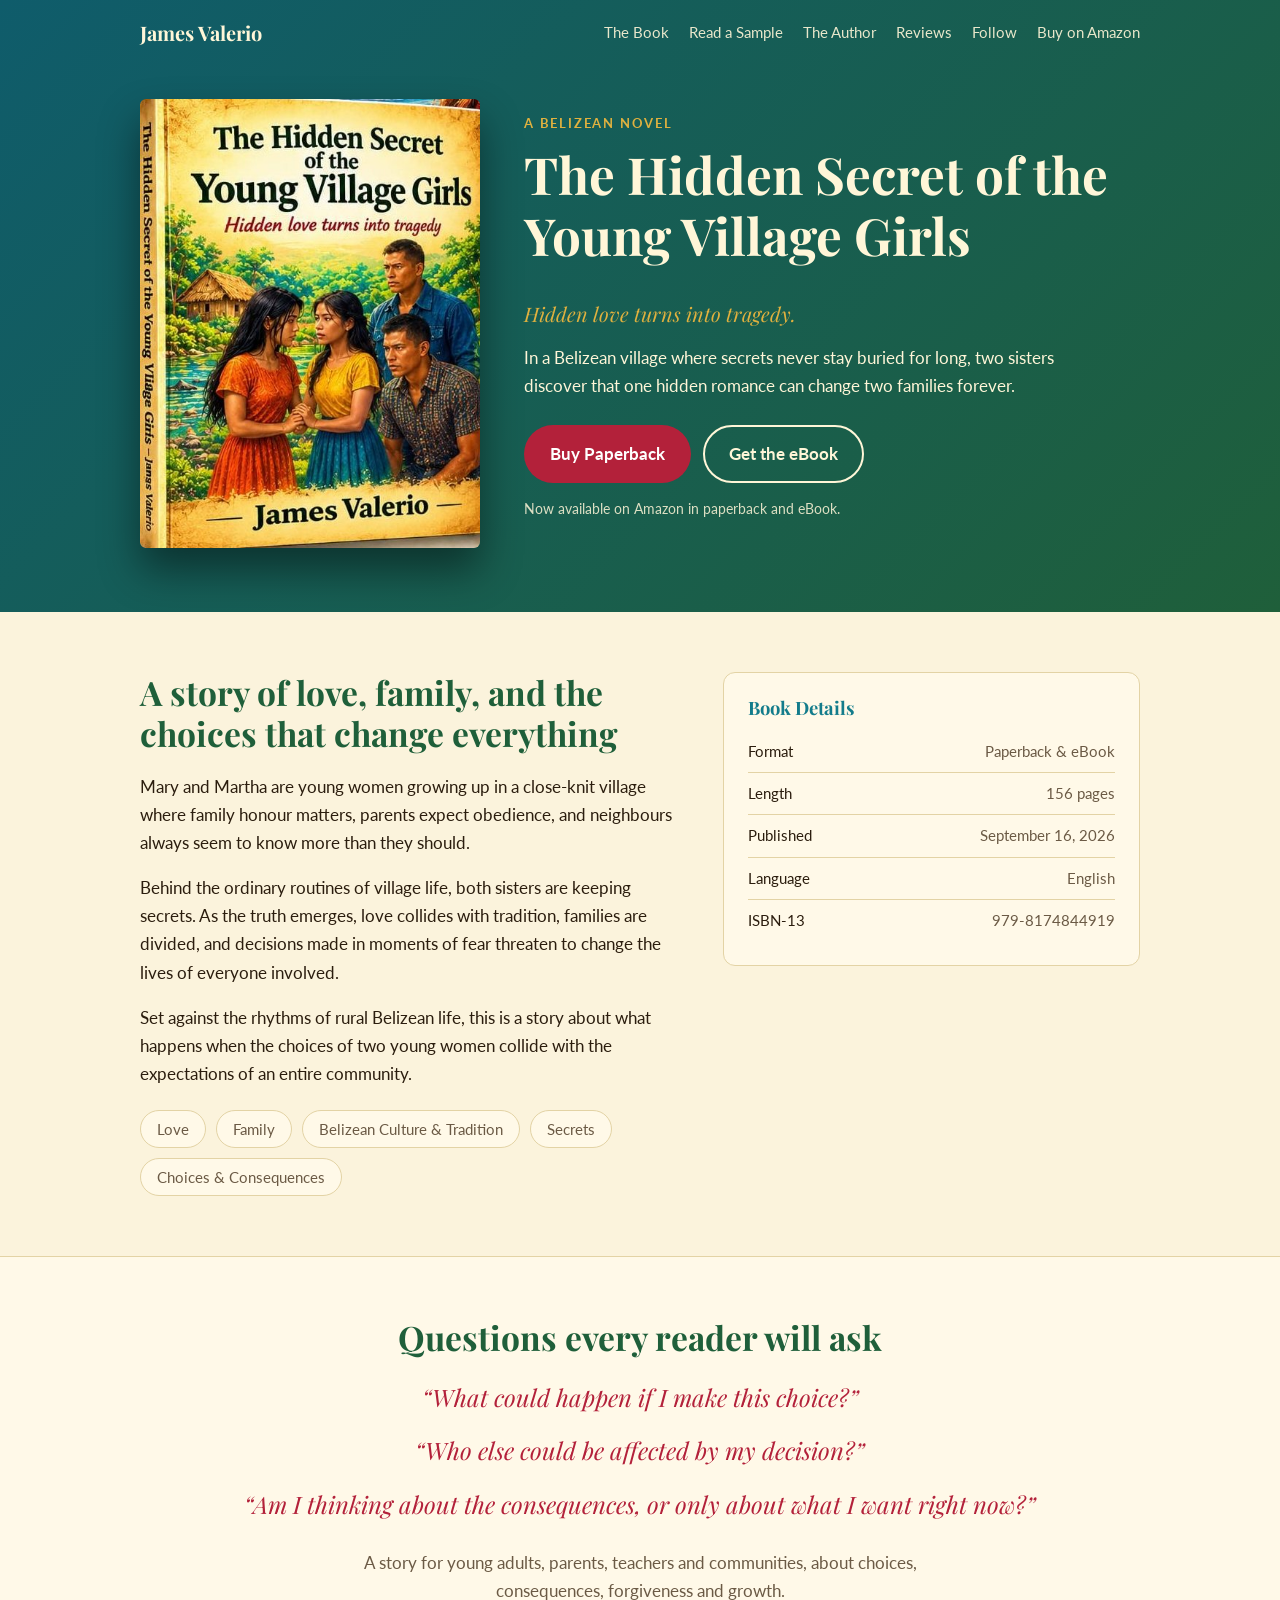
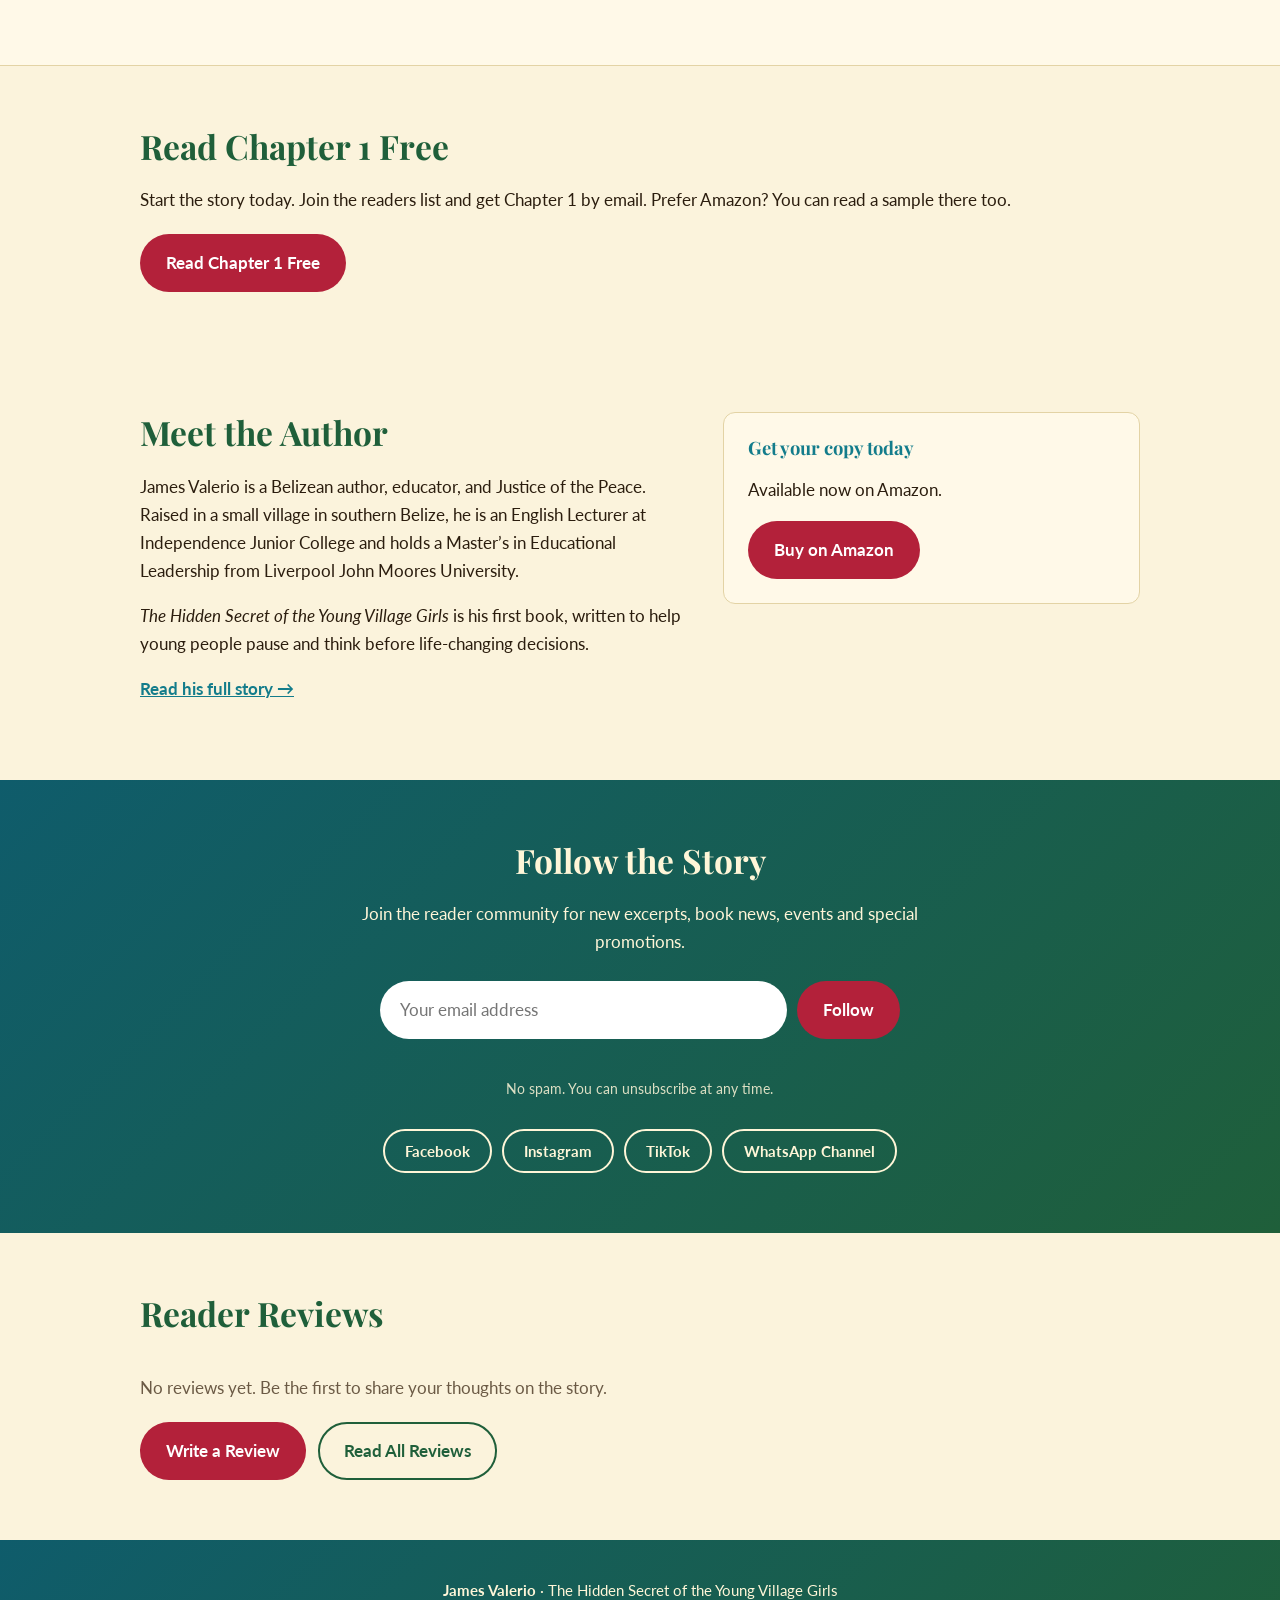
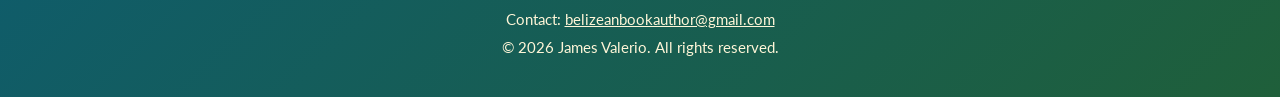
<file: index.html>
<!DOCTYPE html>
<html lang="en">
<head>
<meta charset="utf-8">
<meta name="viewport" content="width=device-width, initial-scale=1, viewport-fit=cover">
<title>James Valerio | The Hidden Secret of the Young Village Girls</title>
<meta name="description" content="A Belizean novel of love, family, culture and the choices that change everything. By James Valerio. Available on Amazon in paperback and eBook.">
<link rel="preconnect" href="https://fonts.googleapis.com">
<link rel="preconnect" href="https://fonts.gstatic.com" crossorigin>
<link href="https://fonts.googleapis.com/css2?family=Playfair+Display:wght@600;700&family=Lato:wght@400;700&display=swap" rel="stylesheet">
<link rel="stylesheet" href="css/style.css">
</head>
<body>
<header>
  <div class="wrap">
    <div class="bar">
      <a class="brand" href="#top">James Valerio</a>
      <nav>
        <a href="#book">The Book</a>
        <a href="#sample">Read a Sample</a>
        <a href="about.html">The Author</a>
        <a href="reviews.html">Reviews</a>
        <a href="#follow">Follow</a>
        <a href="https://www.amazon.com/dp/B0HKVCFZZQ" target="_blank" rel="noopener">Buy on Amazon</a>
      </nav>
    </div>
    <div class="hero" id="top">
      <img class="cover" src="images/cover.jpg" width="466" height="616" alt="Book cover of The Hidden Secret of the Young Village Girls by James Valerio">
      <div>
        <p class="kicker">A Belizean Novel</p>
        <h1>The Hidden Secret of the Young Village Girls</h1>
        <p class="tag">Hidden love turns into tragedy.</p>
        <p class="hook">In a Belizean village where secrets never stay buried for long, two sisters discover that one hidden romance can change two families forever.</p>
        <div class="btns">
          <a class="btn p" href="https://www.amazon.com/dp/B0HKVCFZZQ" target="_blank" rel="noopener">Buy Paperback</a>
          <a class="btn s" href="https://www.amazon.com/dp/B0HKVCFZZQ" target="_blank" rel="noopener">Get the eBook</a>
        </div>
        <p class="small">Now available on Amazon in paperback and eBook.</p>
      </div>
    </div>
  </div>
</header>

<section id="book">
  <div class="wrap two">
    <div>
      <h2>A story of love, family, and the choices that change everything</h2>
      <p>Mary and Martha are young women growing up in a close-knit village where family honour matters, parents expect obedience, and neighbours always seem to know more than they should.</p>
      <p>Behind the ordinary routines of village life, both sisters are keeping secrets. As the truth emerges, love collides with tradition, families are divided, and decisions made in moments of fear threaten to change the lives of everyone involved.</p>
      <p>Set against the rhythms of rural Belizean life, this is a story about what happens when the choices of two young women collide with the expectations of an entire community.</p>
      <div class="chips">
        <span class="chip">Love</span><span class="chip">Family</span><span class="chip">Belizean Culture &amp; Tradition</span><span class="chip">Secrets</span><span class="chip">Choices &amp; Consequences</span>
      </div>
    </div>
    <div class="card" id="details">
      <h3>Book Details</h3>
      <ul>
        <li>Format <span>Paperback &amp; eBook</span></li>
        <li>Length <span>156 pages</span></li>
        <li>Published <span>September 16, 2026</span></li>
        <li>Language <span>English</span></li>
        <li>ISBN-13 <span>979-8174844919</span></li>
      </ul>
    </div>
  </div>
</section>

<section class="ask center">
  <div class="wrap">
    <h2>Questions every reader will ask</h2>
    <blockquote>&ldquo;What could happen if I make this choice?&rdquo;</blockquote>
    <blockquote>&ldquo;Who else could be affected by my decision?&rdquo;</blockquote>
    <blockquote>&ldquo;Am I thinking about the consequences, or only about what I want right now?&rdquo;</blockquote>
    <p>A story for young adults, parents, teachers and communities, about choices, consequences, forgiveness and growth.</p>
  </div>
</section>

<section id="sample">
  <div class="wrap">
    <h2>Read Chapter 1 Free</h2>
    <p>Start the story today. Join the readers list and get Chapter 1 by email. Prefer Amazon? You can read a sample there too.</p>
    <div class="btnrow">
      <a class="btn p" href="read-free.html">Read Chapter 1 Free</a>
    </div>
  </div>
</section>

<section id="author">
  <div class="wrap two">
    <div>
      <h2>Meet the Author</h2>
      <p>James Valerio is a Belizean author, educator, and Justice of the Peace. Raised in a small village in southern Belize, he is an English Lecturer at Independence Junior College and holds a Master&rsquo;s in Educational Leadership from Liverpool John Moores University.</p>
      <p><em>The Hidden Secret of the Young Village Girls</em> is his first book, written to help young people pause and think before life-changing decisions.</p>
      <p><a class="link" href="about.html">Read his full story &rarr;</a></p>
    </div>
    <div class="card">
      <h3>Get your copy today</h3>
      <p>Available now on Amazon.</p>
      <a class="btn p" href="https://www.amazon.com/dp/B0HKVCFZZQ" target="_blank" rel="noopener">Buy on Amazon</a>
    </div>
  </div>
</section>

<section id="follow" class="follow">
  <div class="wrap">
    <h2>Follow the Story</h2>
    <p>Join the reader community for new excerpts, book news, events and special promotions.</p>
    <!-- Connected to the Kit form (ID 9991150). Responses load in the hidden iframe so visitors stay on the page. -->
    <form class="signup" action="https://app.kit.com/forms/9991150/subscriptions" method="post" target="kit-frame" data-ajax data-success="Success! Now check your email to confirm your subscription.">
      <input type="email" name="email_address" placeholder="Your email address" aria-label="Email address" required>
      <button class="btn p" type="submit">Follow</button>
      <p class="msg" role="status"></p>
    </form>
    <iframe name="kit-frame" title="Signup response" hidden></iframe>
    <p class="note">No spam. You can unsubscribe at any time.</p>
    <!-- TODO: replace each # with the real social media link -->
    <div class="social">
      <a href="#" target="_blank" rel="noopener">Facebook</a>
      <a href="#" target="_blank" rel="noopener">Instagram</a>
      <a href="#" target="_blank" rel="noopener">TikTok</a>
      <a href="#" target="_blank" rel="noopener">WhatsApp Channel</a>
    </div>
  </div>
</section>

<section id="reviews">
  <div class="wrap">
    <h2>Reader Reviews</h2>
    <div class="reviews" data-reviews data-limit="3"></div>
    <p class="empty" data-empty>No reviews yet. Be the first to share your thoughts on the story.</p>
    <div class="btnrow">
      <a class="btn p" href="reviews.html#write">Write a Review</a>
      <a class="btn alt" href="reviews.html">Read All Reviews</a>
    </div>
  </div>
</section>

<footer>
  <div class="wrap">
    <p><strong>James Valerio</strong> &middot; The Hidden Secret of the Young Village Girls</p>
    <p>Contact: <a href="mailto:belizeanbookauthor@gmail.com">belizeanbookauthor@gmail.com</a></p>
    <p>&copy; 2026 James Valerio. All rights reserved.</p>
  </div>
</footer>
<script src="js/config.js"></script>
<script src="js/reviews.js"></script>
<script src="js/main.js" defer></script>
</body>
</html>
</file>
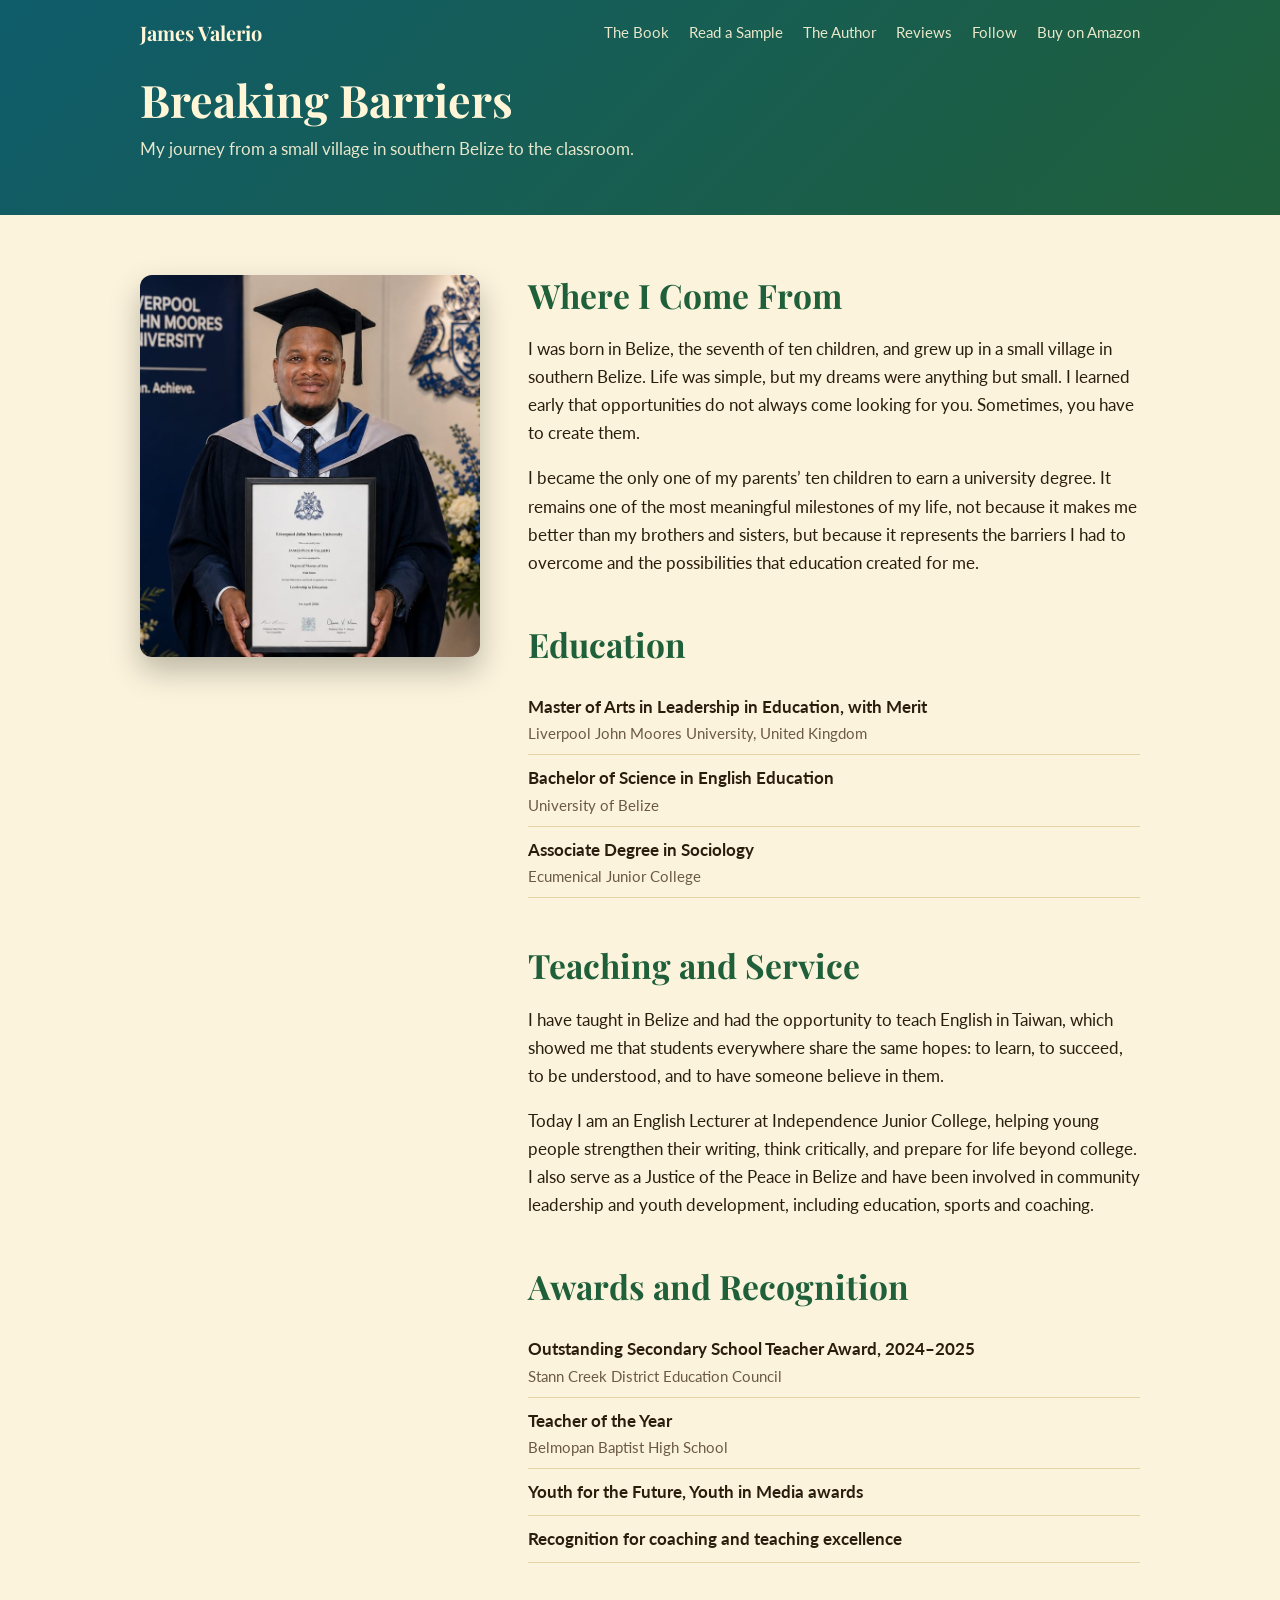
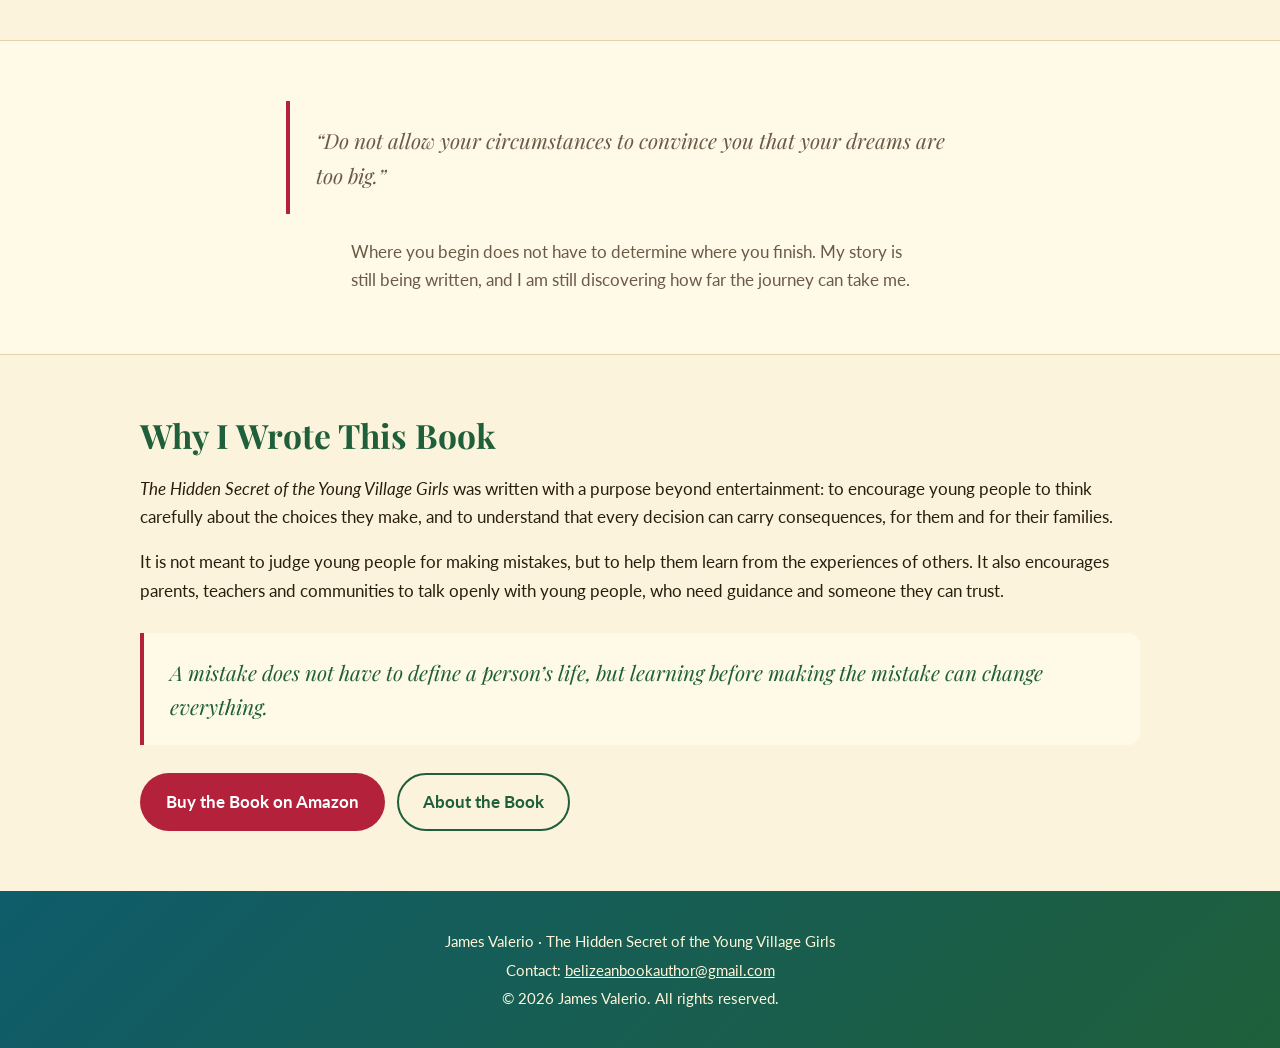
<file: about.html>
<!DOCTYPE html>
<html lang="en">
<head>
<meta charset="utf-8">
<meta name="viewport" content="width=device-width, initial-scale=1, viewport-fit=cover">
<title>About James Valerio | Author of The Hidden Secret of the Young Village Girls</title>
<meta name="description" content="James Valerio is a Belizean author, educator and Justice of the Peace. Read his story of breaking barriers, from a small village in southern Belize to the classroom.">
<link rel="preconnect" href="https://fonts.googleapis.com">
<link rel="preconnect" href="https://fonts.gstatic.com" crossorigin>
<link href="https://fonts.googleapis.com/css2?family=Playfair+Display:wght@600;700&family=Lato:wght@400;700&display=swap" rel="stylesheet">
<link rel="stylesheet" href="css/style.css">
</head>
<body>
<header>
  <div class="wrap">
    <div class="bar">
      <a class="brand" href="index.html">James Valerio</a>
      <nav>
        <a href="index.html#book">The Book</a>
        <a href="index.html#sample">Read a Sample</a>
        <a href="about.html">The Author</a>
        <a href="reviews.html">Reviews</a>
        <a href="index.html#follow">Follow</a>
        <a href="https://www.amazon.com/dp/B0HKVCFZZQ" target="_blank" rel="noopener">Buy on Amazon</a>
      </nav>
    </div>
    <div class="page-title">
      <h1>Breaking Barriers</h1>
      <p>My journey from a small village in southern Belize to the classroom.</p>
    </div>
  </div>
</header>

<section>
  <div class="wrap about">
    <img class="portrait" src="images/james-valerio.jpg" width="720" height="808" alt="James Valerio in graduation gown holding his Master's degree certificate">
    <div>
      <h2>Where I Come From</h2>
      <p>I was born in Belize, the seventh of ten children, and grew up in a small village in southern Belize. Life was simple, but my dreams were anything but small. I learned early that opportunities do not always come looking for you. Sometimes, you have to create them.</p>
      <p>I became the only one of my parents&rsquo; ten children to earn a university degree. It remains one of the most meaningful milestones of my life, not because it makes me better than my brothers and sisters, but because it represents the barriers I had to overcome and the possibilities that education created for me.</p>

      <h2>Education</h2>
      <ul class="creds">
        <li>Master of Arts in Leadership in Education, with Merit<span>Liverpool John Moores University, United Kingdom</span></li>
        <li>Bachelor of Science in English Education<span>University of Belize</span></li>
        <li>Associate Degree in Sociology<span>Ecumenical Junior College</span></li>
      </ul>

      <h2>Teaching and Service</h2>
      <p>I have taught in Belize and had the opportunity to teach English in Taiwan, which showed me that students everywhere share the same hopes: to learn, to succeed, to be understood, and to have someone believe in them.</p>
      <p>Today I am an English Lecturer at Independence Junior College, helping young people strengthen their writing, think critically, and prepare for life beyond college. I also serve as a Justice of the Peace in Belize and have been involved in community leadership and youth development, including education, sports and coaching.</p>

      <h2>Awards and Recognition</h2>
      <ul class="creds">
        <li>Outstanding Secondary School Teacher Award, 2024&ndash;2025<span>Stann Creek District Education Council</span></li>
        <li>Teacher of the Year<span>Belmopan Baptist High School</span></li>
        <li>Youth for the Future, Youth in Media awards</li>
        <li>Recognition for coaching and teaching excellence</li>
      </ul>
    </div>
  </div>
</section>

<section class="ask">
  <div class="wrap">
    <p class="pull">&ldquo;Do not allow your circumstances to convince you that your dreams are too big.&rdquo;</p>
    <p>Where you begin does not have to determine where you finish. My story is still being written, and I am still discovering how far the journey can take me.</p>
  </div>
</section>

<section>
  <div class="wrap">
    <h2>Why I Wrote This Book</h2>
    <p><em>The Hidden Secret of the Young Village Girls</em> was written with a purpose beyond entertainment: to encourage young people to think carefully about the choices they make, and to understand that every decision can carry consequences, for them and for their families.</p>
    <p>It is not meant to judge young people for making mistakes, but to help them learn from the experiences of others. It also encourages parents, teachers and communities to talk openly with young people, who need guidance and someone they can trust.</p>
    <p class="pull">A mistake does not have to define a person&rsquo;s life, but learning before making the mistake can change everything.</p>
    <div class="btnrow">
      <a class="btn p" href="https://www.amazon.com/dp/B0HKVCFZZQ" target="_blank" rel="noopener">Buy the Book on Amazon</a>
      <a class="btn alt" href="index.html#book">About the Book</a>
    </div>
  </div>
</section>

<footer>
  <div class="wrap">
    <p>James Valerio &middot; The Hidden Secret of the Young Village Girls</p>
    <p>Contact: <a href="mailto:belizeanbookauthor@gmail.com">belizeanbookauthor@gmail.com</a></p>
    <p>&copy; 2026 James Valerio. All rights reserved.</p>
  </div>
</footer>
<script src="js/config.js"></script>
<script src="js/reviews.js"></script>
<script src="js/main.js" defer></script>
</body>
</html>
</file>
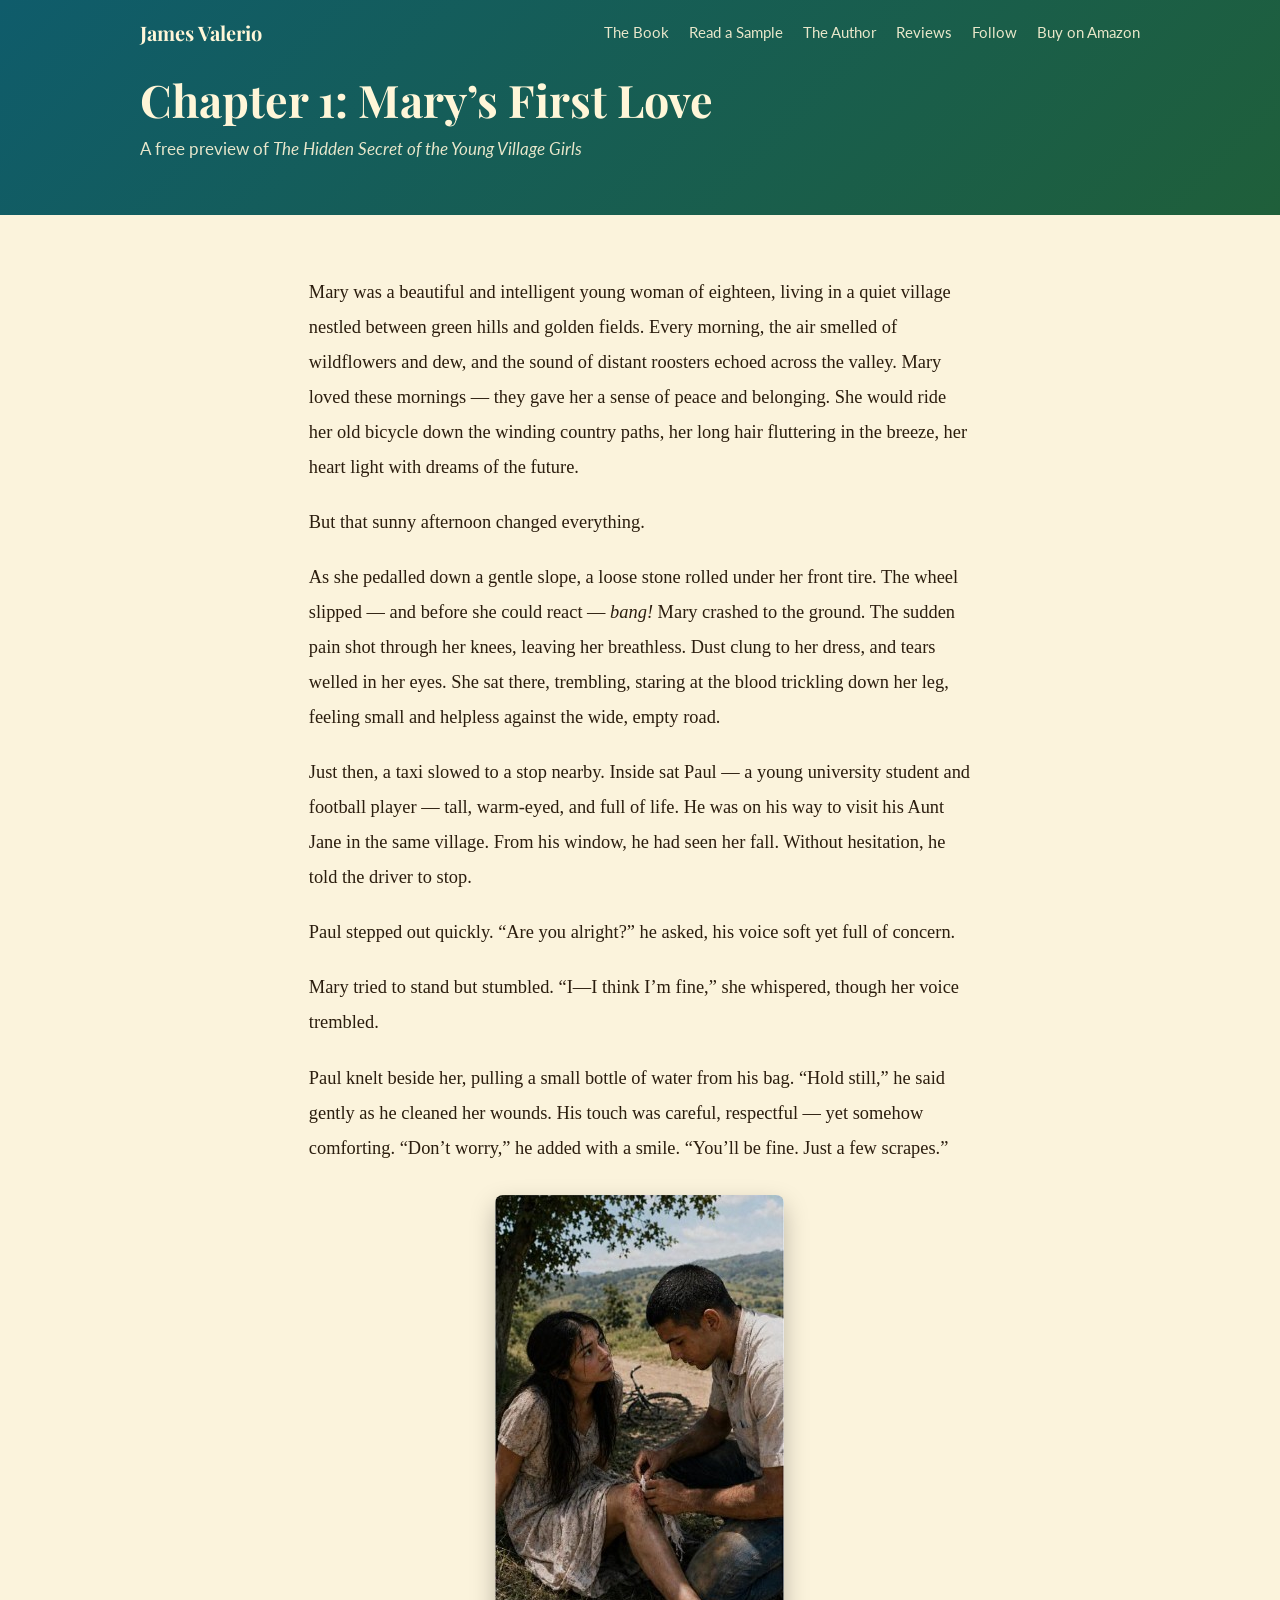
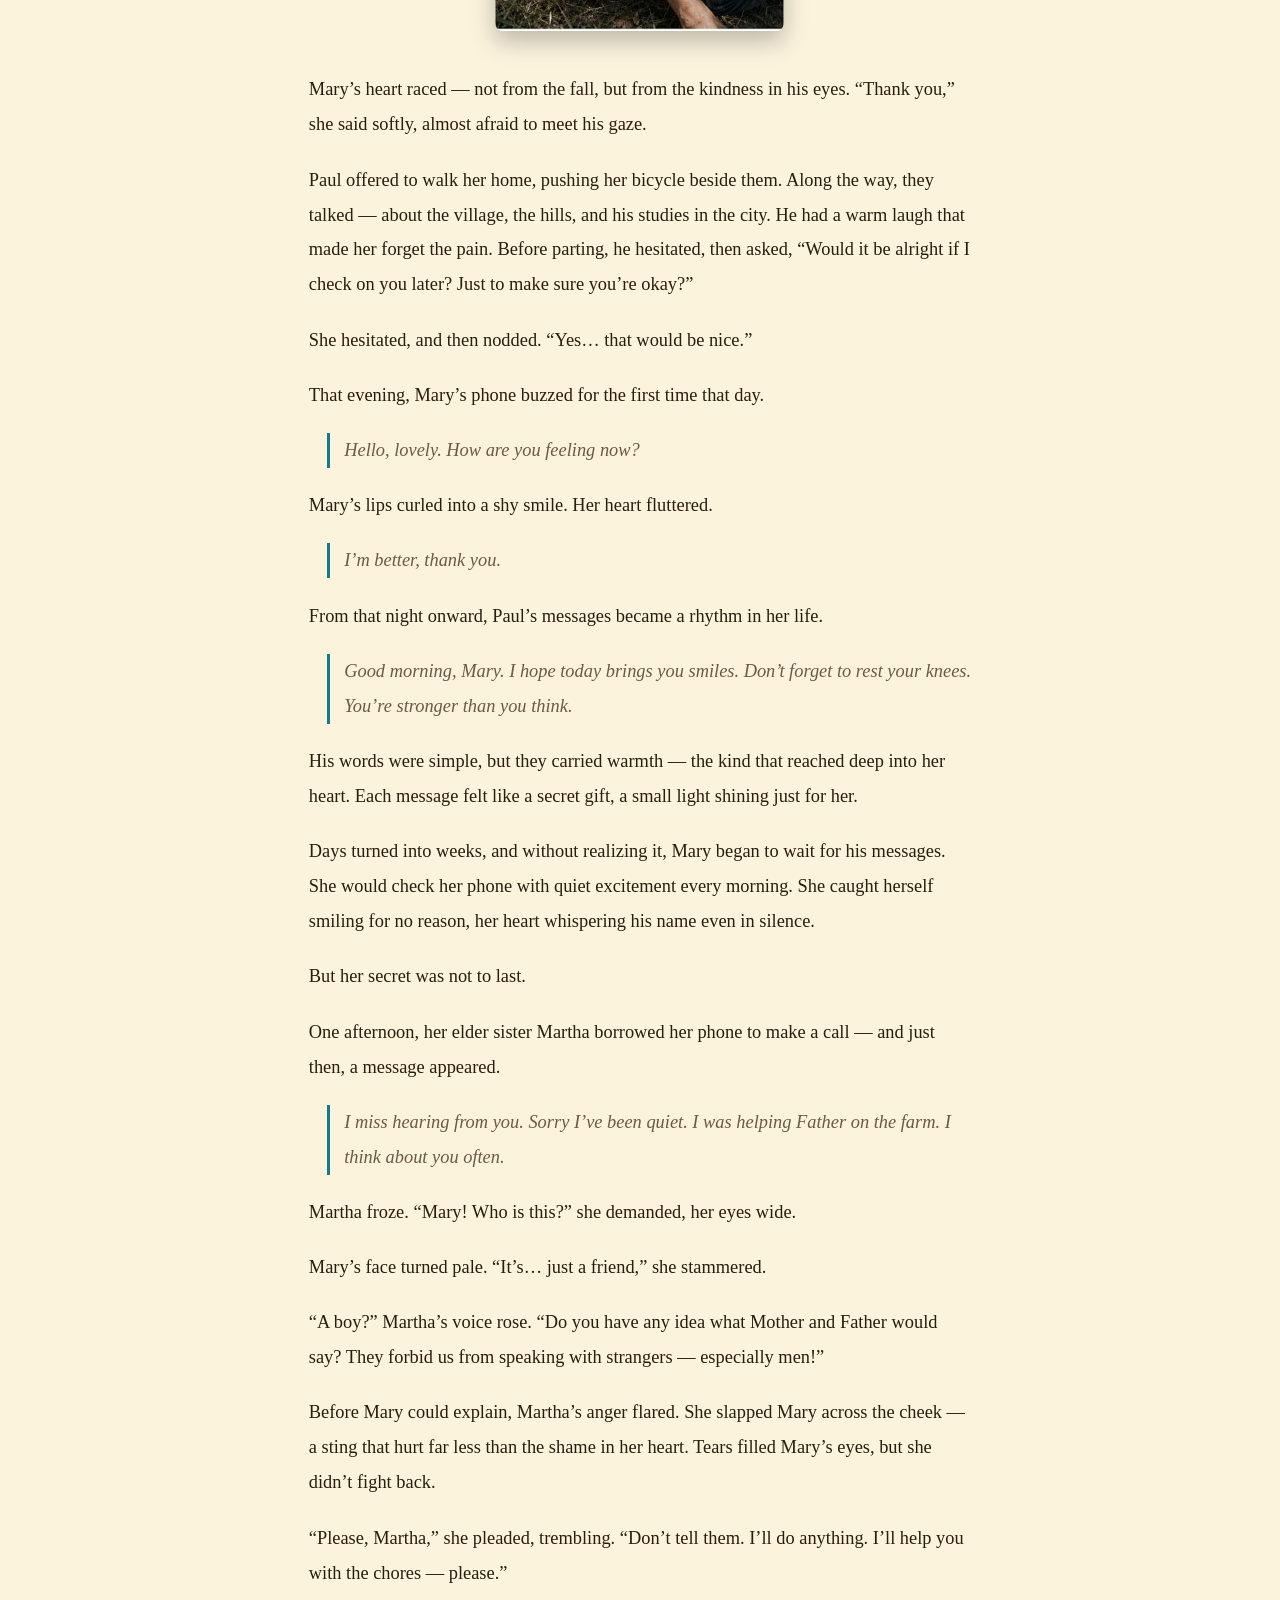
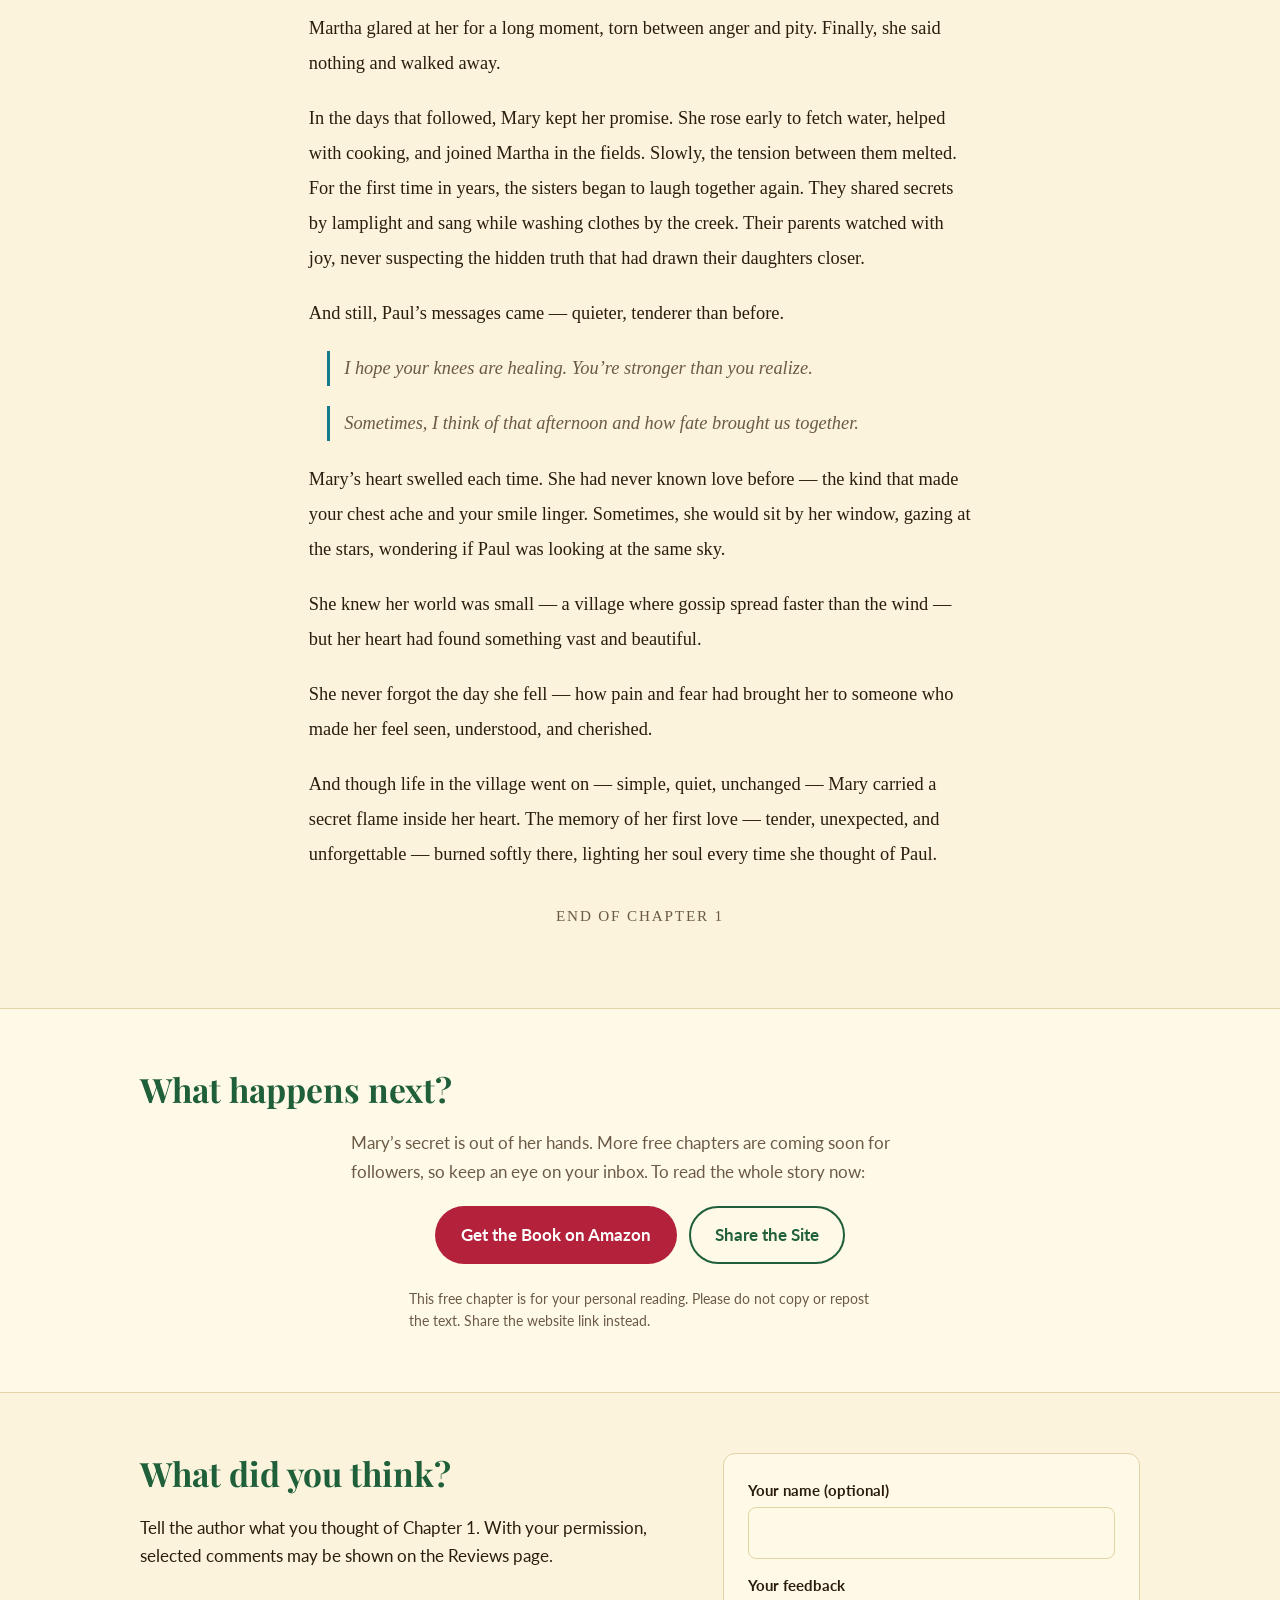
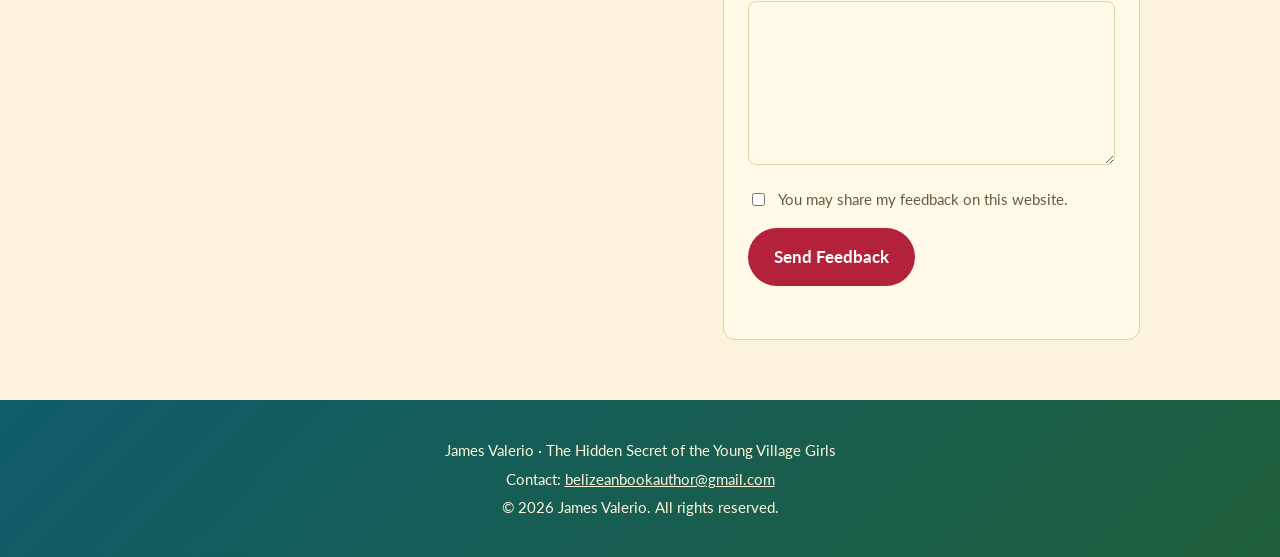
<file: chapter-1-b8c23eb4.html>
<!DOCTYPE html>
<html lang="en">
<head>
<meta charset="utf-8">
<meta name="viewport" content="width=device-width, initial-scale=1, viewport-fit=cover">
<title>Chapter 1: Mary&rsquo;s First Love | The Hidden Secret of the Young Village Girls</title>
<meta name="description" content="A free preview chapter of The Hidden Secret of the Young Village Girls by James Valerio.">
<meta name="robots" content="noindex, nofollow">
<link rel="preconnect" href="https://fonts.googleapis.com">
<link rel="preconnect" href="https://fonts.gstatic.com" crossorigin>
<link href="https://fonts.googleapis.com/css2?family=Playfair+Display:wght@600;700&family=Lato:wght@400;700&display=swap" rel="stylesheet">
<link rel="stylesheet" href="css/style.css">
</head>
<body>
<header>
  <div class="wrap">
    <div class="bar">
      <a class="brand" href="index.html">James Valerio</a>
      <nav>
        <a href="index.html#book">The Book</a>
        <a href="index.html#sample">Read a Sample</a>
        <a href="about.html">The Author</a>
        <a href="reviews.html">Reviews</a>
        <a href="index.html#follow">Follow</a>
        <a href="https://www.amazon.com/dp/B0HKVCFZZQ" target="_blank" rel="noopener">Buy on Amazon</a>
      </nav>
    </div>
    <div class="page-title">
      <h1>Chapter 1: Mary&rsquo;s First Love</h1>
      <p>A free preview of <em>The Hidden Secret of the Young Village Girls</em></p>
    </div>
  </div>
</header>

<section>
  <div class="wrap">
    <article class="chapter">
      <p>Mary was a beautiful and intelligent young woman of eighteen, living in a quiet village nestled between green hills and golden fields. Every morning, the air smelled of wildflowers and dew, and the sound of distant roosters echoed across the valley. Mary loved these mornings &mdash; they gave her a sense of peace and belonging. She would ride her old bicycle down the winding country paths, her long hair fluttering in the breeze, her heart light with dreams of the future.</p>
      <p>But that sunny afternoon changed everything.</p>
      <p>As she pedalled down a gentle slope, a loose stone rolled under her front tire. The wheel slipped &mdash; and before she could react &mdash; <em>bang!</em> Mary crashed to the ground. The sudden pain shot through her knees, leaving her breathless. Dust clung to her dress, and tears welled in her eyes. She sat there, trembling, staring at the blood trickling down her leg, feeling small and helpless against the wide, empty road.</p>
      <p>Just then, a taxi slowed to a stop nearby. Inside sat Paul &mdash; a young university student and football player &mdash; tall, warm-eyed, and full of life. He was on his way to visit his Aunt Jane in the same village. From his window, he had seen her fall. Without hesitation, he told the driver to stop.</p>
      <p>Paul stepped out quickly. &ldquo;Are you alright?&rdquo; he asked, his voice soft yet full of concern.</p>
      <p>Mary tried to stand but stumbled. &ldquo;I&mdash;I think I&rsquo;m fine,&rdquo; she whispered, though her voice trembled.</p>
      <p>Paul knelt beside her, pulling a small bottle of water from his bag. &ldquo;Hold still,&rdquo; he said gently as he cleaned her wounds. His touch was careful, respectful &mdash; yet somehow comforting. &ldquo;Don&rsquo;t worry,&rdquo; he added with a smile. &ldquo;You&rsquo;ll be fine. Just a few scrapes.&rdquo;</p>
      <figure class="illus"><img src="images/chapter-1-illustration.jpg" width="289" height="436" alt="Illustration of Paul tending to Mary&rsquo;s scraped knee beside her bicycle"></figure>
      <p>Mary&rsquo;s heart raced &mdash; not from the fall, but from the kindness in his eyes. &ldquo;Thank you,&rdquo; she said softly, almost afraid to meet his gaze.</p>
      <p>Paul offered to walk her home, pushing her bicycle beside them. Along the way, they talked &mdash; about the village, the hills, and his studies in the city. He had a warm laugh that made her forget the pain. Before parting, he hesitated, then asked, &ldquo;Would it be alright if I check on you later? Just to make sure you&rsquo;re okay?&rdquo;</p>
      <p>She hesitated, and then nodded. &ldquo;Yes&hellip; that would be nice.&rdquo;</p>
      <p>That evening, Mary&rsquo;s phone buzzed for the first time that day.</p>
      <p class="text-msg">Hello, lovely. How are you feeling now?</p>
      <p>Mary&rsquo;s lips curled into a shy smile. Her heart fluttered.</p>
      <p class="text-msg">I&rsquo;m better, thank you.</p>
      <p>From that night onward, Paul&rsquo;s messages became a rhythm in her life.</p>
      <p class="text-msg">Good morning, Mary. I hope today brings you smiles. Don&rsquo;t forget to rest your knees. You&rsquo;re stronger than you think.</p>
      <p>His words were simple, but they carried warmth &mdash; the kind that reached deep into her heart. Each message felt like a secret gift, a small light shining just for her.</p>
      <p>Days turned into weeks, and without realizing it, Mary began to wait for his messages. She would check her phone with quiet excitement every morning. She caught herself smiling for no reason, her heart whispering his name even in silence.</p>
      <p>But her secret was not to last.</p>
      <p>One afternoon, her elder sister Martha borrowed her phone to make a call &mdash; and just then, a message appeared.</p>
      <p class="text-msg">I miss hearing from you. Sorry I&rsquo;ve been quiet. I was helping Father on the farm. I think about you often.</p>
      <p>Martha froze. &ldquo;Mary! Who is this?&rdquo; she demanded, her eyes wide.</p>
      <p>Mary&rsquo;s face turned pale. &ldquo;It&rsquo;s&hellip; just a friend,&rdquo; she stammered.</p>
      <p>&ldquo;A boy?&rdquo; Martha&rsquo;s voice rose. &ldquo;Do you have any idea what Mother and Father would say? They forbid us from speaking with strangers &mdash; especially men!&rdquo;</p>
      <p>Before Mary could explain, Martha&rsquo;s anger flared. She slapped Mary across the cheek &mdash; a sting that hurt far less than the shame in her heart. Tears filled Mary&rsquo;s eyes, but she didn&rsquo;t fight back.</p>
      <p>&ldquo;Please, Martha,&rdquo; she pleaded, trembling. &ldquo;Don&rsquo;t tell them. I&rsquo;ll do anything. I&rsquo;ll help you with the chores &mdash; please.&rdquo;</p>
      <p>Martha glared at her for a long moment, torn between anger and pity. Finally, she said nothing and walked away.</p>
      <p>In the days that followed, Mary kept her promise. She rose early to fetch water, helped with cooking, and joined Martha in the fields. Slowly, the tension between them melted. For the first time in years, the sisters began to laugh together again. They shared secrets by lamplight and sang while washing clothes by the creek. Their parents watched with joy, never suspecting the hidden truth that had drawn their daughters closer.</p>
      <p>And still, Paul&rsquo;s messages came &mdash; quieter, tenderer than before.</p>
      <p class="text-msg">I hope your knees are healing. You&rsquo;re stronger than you realize.</p>
      <p class="text-msg">Sometimes, I think of that afternoon and how fate brought us together.</p>
      <p>Mary&rsquo;s heart swelled each time. She had never known love before &mdash; the kind that made your chest ache and your smile linger. Sometimes, she would sit by her window, gazing at the stars, wondering if Paul was looking at the same sky.</p>
      <p>She knew her world was small &mdash; a village where gossip spread faster than the wind &mdash; but her heart had found something vast and beautiful.</p>
      <p>She never forgot the day she fell &mdash; how pain and fear had brought her to someone who made her feel seen, understood, and cherished.</p>
      <p>And though life in the village went on &mdash; simple, quiet, unchanged &mdash; Mary carried a secret flame inside her heart. The memory of her first love &mdash; tender, unexpected, and unforgettable &mdash; burned softly there, lighting her soul every time she thought of Paul.</p>
      <p class="end">End of Chapter 1</p>
    </article>
  </div>
</section>

<section class="ask">
  <div class="wrap">
    <h2>What happens next?</h2>
    <p class="lead">Mary&rsquo;s secret is out of her hands. More free chapters are coming soon for followers, so keep an eye on your inbox. To read the whole story now:</p>
    <div class="btnrow center-row">
      <a class="btn p" href="https://www.amazon.com/dp/B0HKVCFZZQ" target="_blank" rel="noopener">Get the Book on Amazon</a>
      <a class="btn alt" href="index.html#follow">Share the Site</a>
    </div>
    <p class="fine">This free chapter is for your personal reading. Please do not copy or repost the text. Share the website link instead.</p>
  </div>
</section>

<section>
  <div class="wrap two">
    <div>
      <h2>What did you think?</h2>
      <p>Tell the author what you thought of Chapter 1. With your permission, selected comments may be shown on the Reviews page.</p>
    </div>
    <form class="fb card" action="https://api.web3forms.com/submit" method="post" target="chapter-frame" data-ajax data-success="Thank you! Your feedback has been sent.">
      <input type="hidden" name="access_key" value="3a9a9c80-2a17-4bf0-b35a-da58129a3440">
      <input type="hidden" name="subject" value="Chapter 1 feedback: The Hidden Secret of the Young Village Girls">
      <input type="hidden" name="from_name" value="Author Website Chapter Feedback">
      <input type="hidden" name="chapter" value="1">
      <input type="checkbox" name="botcheck" tabindex="-1" autocomplete="off" style="display:none">
      <label for="cf-name">Your name (optional)</label>
      <input type="text" id="cf-name" name="name">
      <label for="cf-msg">Your feedback</label>
      <textarea id="cf-msg" name="message" rows="5" required></textarea>
      <label class="check"><input type="checkbox" name="permission_to_publish" value="Yes"> You may share my feedback on this website.</label>
      <button class="btn p" type="submit">Send Feedback</button>
      <p class="msg" role="status"></p>
    </form>
    <iframe name="chapter-frame" title="Feedback response" hidden></iframe>
  </div>
</section>

<footer>
  <div class="wrap">
    <p>James Valerio &middot; The Hidden Secret of the Young Village Girls</p>
    <p>Contact: <a href="mailto:belizeanbookauthor@gmail.com">belizeanbookauthor@gmail.com</a></p>
    <p>&copy; 2026 James Valerio. All rights reserved.</p>
  </div>
</footer>
<script src="js/config.js"></script>
<script src="js/reviews.js"></script>
<script src="js/main.js" defer></script>
</body>
</html>
</file>
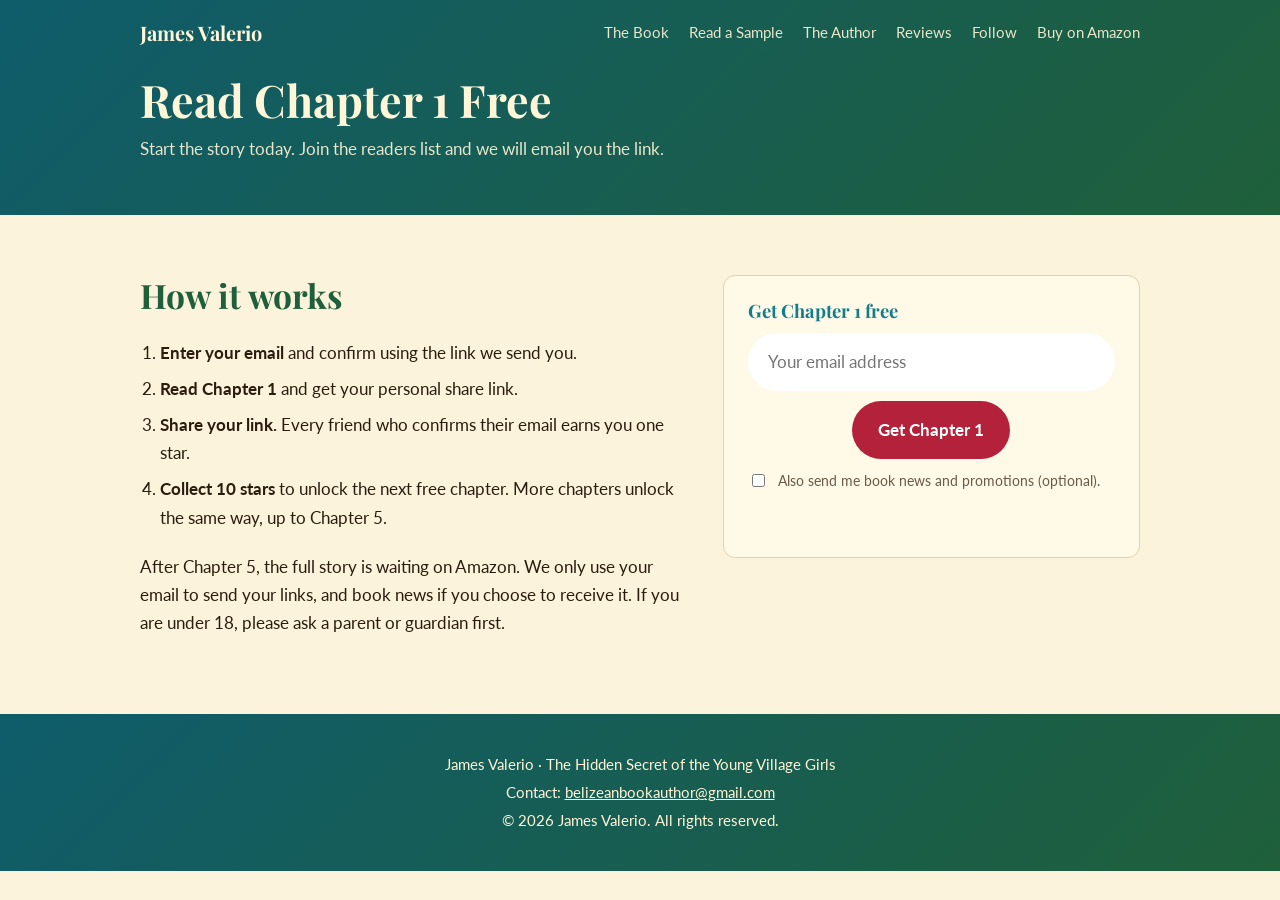
<file: read-free.html>
<!DOCTYPE html>
<html lang="en">
<head>
<meta charset="utf-8">
<meta name="viewport" content="width=device-width, initial-scale=1, viewport-fit=cover">
<title>Read Chapter 1 Free | The Hidden Secret of the Young Village Girls</title>
<meta name="description" content="Start The Hidden Secret of the Young Village Girls today. Join the readers list and get Chapter 1 free by email.">
<link rel="preconnect" href="https://fonts.googleapis.com">
<link rel="preconnect" href="https://fonts.gstatic.com" crossorigin>
<link href="https://fonts.googleapis.com/css2?family=Playfair+Display:wght@600;700&family=Lato:wght@400;700&display=swap" rel="stylesheet">
<link rel="stylesheet" href="css/style.css">
</head>
<body>
<header>
  <div class="wrap">
    <div class="bar">
      <a class="brand" href="index.html">James Valerio</a>
      <nav>
        <a href="index.html#book">The Book</a>
        <a href="index.html#sample">Read a Sample</a>
        <a href="about.html">The Author</a>
        <a href="reviews.html">Reviews</a>
        <a href="index.html#follow">Follow</a>
        <a href="https://www.amazon.com/dp/B0HKVCFZZQ" target="_blank" rel="noopener">Buy on Amazon</a>
      </nav>
    </div>
    <div class="page-title">
      <h1>Read Chapter 1 Free</h1>
      <p>Start the story today. Join the readers list and we will email you the link.</p>
    </div>
  </div>
</header>

<section>
  <div class="wrap two">
    <div>
      <h2>How it works</h2>
      <ol class="steps">
        <li><strong>Enter your email</strong> and confirm using the link we send you.</li>
        <li><strong>Read Chapter 1</strong> and get your personal share link.</li>
        <li><strong>Share your link.</strong> Every friend who confirms their email earns you one star.</li>
        <li><strong>Collect 10 stars</strong> to unlock the next free chapter. More chapters unlock the same way, up to Chapter 5.</li>
      </ol>
      <p>After Chapter 5, the full story is waiting on Amazon. We only use your email to send your links, and book news if you choose to receive it. If you are under 18, please ask a parent or guardian first.</p>
    </div>
    <div class="card">
      <h3>Get Chapter 1 free</h3>
      <p class="ref-note" data-ref-note hidden>A friend invited you. When you confirm your email, they earn a star.</p>
      <form class="signup" action="https://app.kit.com/forms/9991150/subscriptions" method="post" target="kit-frame" data-ajax data-join data-success="Success! Now check your email to confirm your subscription.">
        <input type="email" name="email_address" placeholder="Your email address" aria-label="Email address" required>
        <button class="btn p" type="submit">Get Chapter 1</button>
        <label class="check" data-join-only hidden><input type="checkbox" name="news" value="Yes"> Also send me book news and promotions (optional).</label>
        <p class="msg" role="status"></p>
      </form>
      <iframe name="kit-frame" title="Signup response" hidden></iframe>
    </div>
  </div>
</section>

<footer>
  <div class="wrap">
    <p>James Valerio &middot; The Hidden Secret of the Young Village Girls</p>
    <p>Contact: <a href="mailto:belizeanbookauthor@gmail.com">belizeanbookauthor@gmail.com</a></p>
    <p>&copy; 2026 James Valerio. All rights reserved.</p>
  </div>
</footer>
<script src="js/config.js"></script>
<script src="js/reviews.js"></script>
<script src="js/main.js" defer></script>
</body>
</html>
</file>
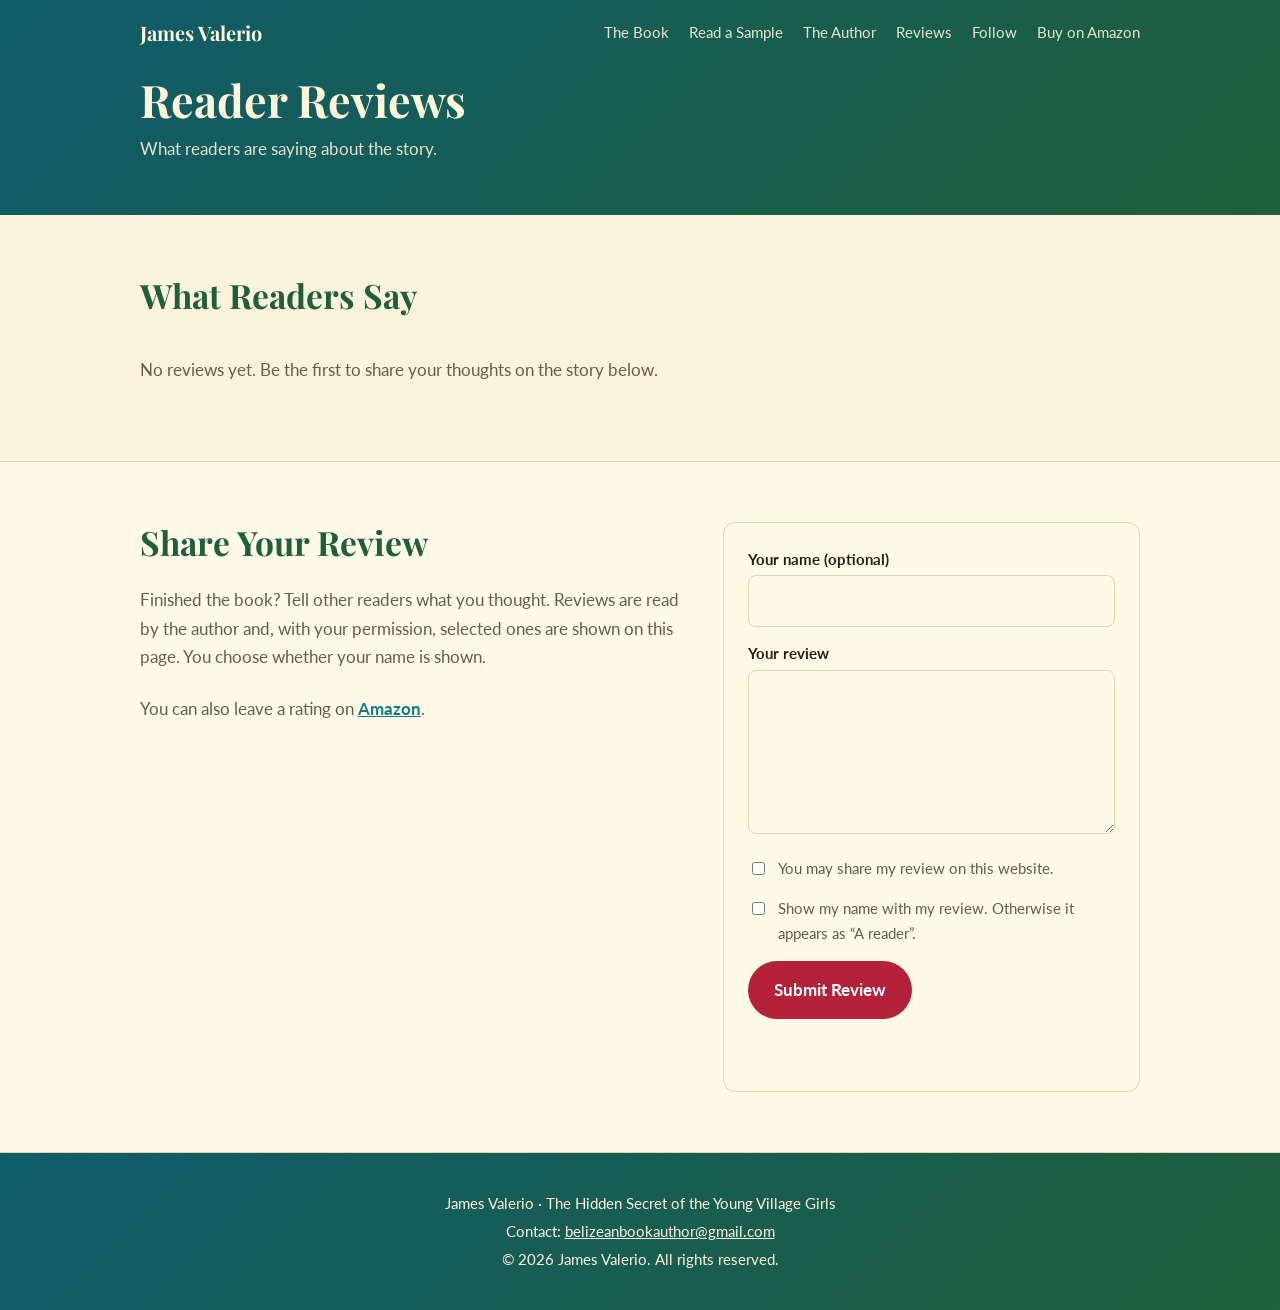
<file: reviews.html>
<!DOCTYPE html>
<html lang="en">
<head>
<meta charset="utf-8">
<meta name="viewport" content="width=device-width, initial-scale=1, viewport-fit=cover">
<title>Reader Reviews | The Hidden Secret of the Young Village Girls</title>
<meta name="description" content="Read what readers are saying about The Hidden Secret of the Young Village Girls by James Valerio, and share your own review.">
<link rel="preconnect" href="https://fonts.googleapis.com">
<link rel="preconnect" href="https://fonts.gstatic.com" crossorigin>
<link href="https://fonts.googleapis.com/css2?family=Playfair+Display:wght@600;700&family=Lato:wght@400;700&display=swap" rel="stylesheet">
<link rel="stylesheet" href="css/style.css">
</head>
<body>
<header>
  <div class="wrap">
    <div class="bar">
      <a class="brand" href="index.html">James Valerio</a>
      <nav>
        <a href="index.html#book">The Book</a>
        <a href="index.html#sample">Read a Sample</a>
        <a href="about.html">The Author</a>
        <a href="reviews.html">Reviews</a>
        <a href="index.html#follow">Follow</a>
        <a href="https://www.amazon.com/dp/B0HKVCFZZQ" target="_blank" rel="noopener">Buy on Amazon</a>
      </nav>
    </div>
    <div class="page-title">
      <h1>Reader Reviews</h1>
      <p>What readers are saying about the story.</p>
    </div>
  </div>
</header>

<section>
  <div class="wrap">
    <h2>What Readers Say</h2>
    <div class="reviews" data-reviews></div>
    <p class="empty" data-empty>No reviews yet. Be the first to share your thoughts on the story below.</p>
  </div>
</section>

<section class="ask" id="write">
  <div class="wrap two">
    <div>
      <h2>Share Your Review</h2>
      <p>Finished the book? Tell other readers what you thought. Reviews are read by the author and, with your permission, selected ones are shown on this page. You choose whether your name is shown.</p>
      <p>You can also leave a rating on <a class="link" href="https://www.amazon.com/dp/B0HKVCFZZQ" target="_blank" rel="noopener">Amazon</a>.</p>
    </div>
    <form class="fb card" data-reviews-form action="https://api.web3forms.com/submit" method="post" target="review-frame" data-ajax data-success="Thank you! Your review has been sent.">
      <input type="hidden" name="access_key" value="3a9a9c80-2a17-4bf0-b35a-da58129a3440">
      <input type="hidden" name="subject" value="New reader review: The Hidden Secret of the Young Village Girls">
      <input type="hidden" name="from_name" value="Author Website Reader Reviews">
      <input type="checkbox" name="botcheck" tabindex="-1" autocomplete="off" style="display:none">
      <label for="rv-name">Your name (optional)</label>
      <input type="text" id="rv-name" name="name">
      <label for="rv-msg">Your review</label>
      <textarea id="rv-msg" name="message" rows="5" required></textarea>
      <label class="check"><input type="checkbox" name="permission_to_publish" value="Yes"> You may share my review on this website.</label>
      <label class="check"><input type="checkbox" name="show_my_name" value="Yes"> Show my name with my review. Otherwise it appears as &ldquo;A reader&rdquo;.</label>
      <button class="btn p" type="submit">Submit Review</button>
      <p class="msg" role="status"></p>
    </form>
    <iframe name="review-frame" title="Review response" hidden></iframe>
  </div>
</section>

<footer>
  <div class="wrap">
    <p>James Valerio &middot; The Hidden Secret of the Young Village Girls</p>
    <p>Contact: <a href="mailto:belizeanbookauthor@gmail.com">belizeanbookauthor@gmail.com</a></p>
    <p>&copy; 2026 James Valerio. All rights reserved.</p>
  </div>
</footer>
<script src="js/config.js"></script>
<script src="js/reviews.js"></script>
<script src="js/main.js" defer></script>
</body>
</html>
</file>
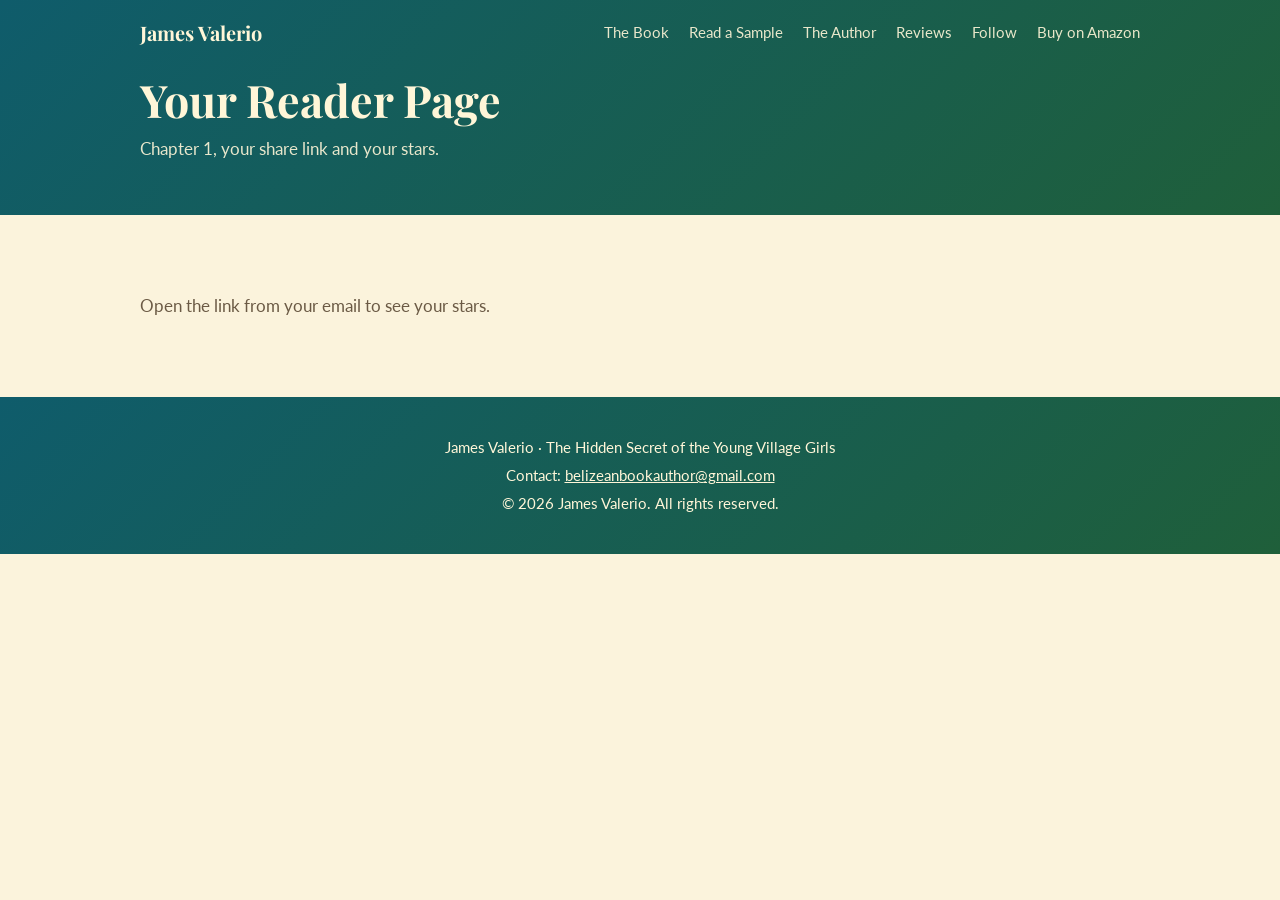
<file: stars.html>
<!DOCTYPE html>
<html lang="en">
<head>
<meta charset="utf-8">
<meta name="viewport" content="width=device-width, initial-scale=1, viewport-fit=cover">
<title>Your Stars | The Hidden Secret of the Young Village Girls</title>
<meta name="description" content="Your personal reader page.">
<meta name="robots" content="noindex, nofollow">
<link rel="preconnect" href="https://fonts.googleapis.com">
<link rel="preconnect" href="https://fonts.gstatic.com" crossorigin>
<link href="https://fonts.googleapis.com/css2?family=Playfair+Display:wght@600;700&family=Lato:wght@400;700&display=swap" rel="stylesheet">
<link rel="stylesheet" href="css/style.css">
</head>
<body>
<header>
  <div class="wrap">
    <div class="bar">
      <a class="brand" href="index.html">James Valerio</a>
      <nav>
        <a href="index.html#book">The Book</a>
        <a href="index.html#sample">Read a Sample</a>
        <a href="about.html">The Author</a>
        <a href="reviews.html">Reviews</a>
        <a href="index.html#follow">Follow</a>
        <a href="https://www.amazon.com/dp/B0HKVCFZZQ" target="_blank" rel="noopener">Buy on Amazon</a>
      </nav>
    </div>
    <div class="page-title">
      <h1>Your Reader Page</h1>
      <p>Chapter 1, your share link and your stars.</p>
    </div>
  </div>
</header>

<section>
  <div class="wrap" data-stars>
    <p class="empty" data-state>Checking your link&hellip;</p>
    <div class="stack" data-content hidden>
      <div class="card">
        <h3>You&rsquo;re in! Start reading</h3>
        <p>Your email is confirmed. Chapter 1 is ready for you.</p>
        <div class="btnrow"><a class="btn p" href="chapter-1-b8c23eb4.html">Read Chapter 1</a></div>
      </div>
      <div class="card">
        <h3>Your stars</h3>
        <p class="big"><span data-count>0</span> of <span data-needed>10</span></p>
        <div class="progress"><span data-bar></span></div>
        <p>Every friend who confirms their email through your link earns you one star. At 10 stars you unlock the next free chapter.</p>
        <p class="ref-note" data-unlocked hidden>You&rsquo;ve reached 10 stars! The next chapter is on its way. We will email you when it is ready.</p>
      </div>
      <div class="card">
        <h3>Your personal share link</h3>
        <p>Send it to friends and family. They get Chapter 1 free, and you get a star when they confirm.</p>
        <div class="sharebox">
          <input type="text" readonly data-link aria-label="Your personal share link">
          <button class="btn p" type="button" data-copy>Copy link</button>
          <a class="btn alt" data-wa href="#" target="_blank" rel="noopener">Share on WhatsApp</a>
        </div>
        <p class="fine">Please share only your own link, and only with people who want it. Stars count once per confirmed email address.</p>
      </div>
    </div>
  </div>
</section>

<footer>
  <div class="wrap">
    <p>James Valerio &middot; The Hidden Secret of the Young Village Girls</p>
    <p>Contact: <a href="mailto:belizeanbookauthor@gmail.com">belizeanbookauthor@gmail.com</a></p>
    <p>&copy; 2026 James Valerio. All rights reserved.</p>
  </div>
</footer>
<script src="js/config.js"></script>
<script src="js/reviews.js"></script>
<script src="js/main.js" defer></script>
</body>
</html>
</file>
<file: css/style.css>
/* ==========================================================
   James Valerio | Author Website
   Main stylesheet
   ========================================================== */

:root {
  --bg: #FBF3DC;
  --surface: #FFF9E8;
  --text: #2B1D0E;
  --muted: #6B5A45;
  --green: #1F5F3A;
  --teal: #137C8B;
  --red: #B3213A;
  --gold: #E0B13F;
  --line: #E3D3A5;
  --hero1: #0F5C6B;
  --hero2: #1F5F3A;
  --on-hero: #FFF6D8;
  box-sizing: border-box;
  padding-top: env(safe-area-inset-top,0px);
  padding-bottom: env(safe-area-inset-bottom,0px);
}

@media (prefers-color-scheme:dark) {
  :root:not([data-theme="light"]) {
    --bg: #14201A;
    --surface: #1C2C24;
    --text: #F4E9C8;
    --muted: #C2B48F;
    --green: #7FD1A0;
    --teal: #6CC7D3;
    --red: #FF7A8E;
    --gold: #E8BE55;
    --line: #33473B;
    --hero1: #0A3B45;
    --hero2: #123D27;
  }
}

:root[data-theme="dark"] {
  --bg: #14201A;
  --surface: #1C2C24;
  --text: #F4E9C8;
  --muted: #C2B48F;
  --green: #7FD1A0;
  --teal: #6CC7D3;
  --red: #FF7A8E;
  --gold: #E8BE55;
  --line: #33473B;
  --hero1: #0A3B45;
  --hero2: #123D27;
}

html {
  scroll-padding-top: env(safe-area-inset-top,0px);
  scroll-behavior: smooth;
}

* {
  box-sizing: border-box;
}

body {
  margin: 0;
  background: var(--bg);
  color: var(--text);
  font-family: Lato,system-ui,sans-serif;
  line-height: 1.65;
  font-size: 17px;
}

h1,h2,h3 {
  font-family: 'Playfair Display',Georgia,serif;
  line-height: 1.2;
  margin: 0 0 .6em;
}

a {
  color: inherit;
}

.wrap {
  max-width: 1040px;
  margin: 0 auto;
  padding: 0 20px;
}

header {
  background: linear-gradient(135deg,var(--hero1),var(--hero2));
  color: var(--on-hero);
}

.bar {
  display: flex;
  flex-wrap: wrap;
  gap: 10px 22px;
  align-items: center;
  justify-content: space-between;
  padding: 16px 0;
}

.brand {
  font-family: 'Playfair Display',Georgia,serif;
  font-weight: 700;
  font-size: 1.25rem;
  text-decoration: none;
}

nav {
  display: flex;
  flex-wrap: wrap;
  gap: 6px 20px;
  font-size: .95rem;
}

nav a {
  text-decoration: none;
  opacity: .9;
}

nav a:hover {
  opacity: 1;
  text-decoration: underline;
}

.hero {
  display: grid;
  grid-template-columns: minmax(0,340px) 1fr;
  gap: 44px;
  align-items: center;
  padding: 34px 0 64px;
}

.cover {
  width: 100%;
  height: auto;
  border-radius: 6px;
  box-shadow: 0 22px 40px rgba(0,0,0,.45);
}

.kicker {
  color: var(--gold);
  letter-spacing: .14em;
  text-transform: uppercase;
  font-size: .8rem;
  font-weight: 700;
  margin: 0 0 10px;
}

.hero h1 {
  font-size: clamp(2rem,5vw,3.2rem);
}

.tag {
  font-family: 'Playfair Display',Georgia,serif;
  font-style: italic;
  color: var(--gold);
  font-size: 1.25rem;
  margin: 0 0 14px;
}

.hook {
  max-width: 34em;
  margin: 0 0 24px;
}

.btns {
  display: flex;
  flex-wrap: wrap;
  gap: 12px;
}

.btn {
  display: inline-block;
  padding: 13px 24px;
  border-radius: 999px;
  font-weight: 700;
  text-decoration: none;
  border: 2px solid transparent;
}

.btn.p {
  background: var(--red);
  color: #fff;
}

.btn.p:hover {
  filter: brightness(1.1);
}

.btn.s {
  border-color: var(--on-hero);
  color: var(--on-hero);
}

.btn.s:hover {
  background: rgba(255,255,255,.12);
}

.small {
  font-size: .9rem;
  opacity: .85;
  margin-top: 14px;
}

section {
  padding: 60px 0;
}

h2 {
  font-size: clamp(1.6rem,3.5vw,2.1rem);
  color: var(--green);
}

.center {
  text-align: center;
}

.chips {
  display: flex;
  flex-wrap: wrap;
  gap: 10px;
  margin-top: 22px;
}

.chip {
  background: var(--surface);
  border: 1px solid var(--line);
  border-radius: 999px;
  padding: 6px 16px;
  font-size: .92rem;
  color: var(--muted);
}

.two {
  display: grid;
  grid-template-columns: 1.3fr 1fr;
  gap: 40px;
  align-items: start;
}

.card {
  background: var(--surface);
  border: 1px solid var(--line);
  border-radius: 12px;
  padding: 24px;
}

.card h3 {
  color: var(--teal);
  font-size: 1.15rem;
}

.card ul {
  list-style: none;
  margin: 0;
  padding: 0;
}

.card li {
  padding: 8px 0;
  border-bottom: 1px solid var(--line);
  display: flex;
  justify-content: space-between;
  gap: 16px;
  font-size: .96rem;
}

.card li:last-child {
  border: 0;
}

.card li span {
  color: var(--muted);
}

.ask {
  background: var(--surface);
  border-top: 1px solid var(--line);
  border-bottom: 1px solid var(--line);
}

.ask blockquote {
  margin: 0 auto 14px;
  max-width: 34em;
  font-family: 'Playfair Display',Georgia,serif;
  font-style: italic;
  font-size: clamp(1.15rem,2.6vw,1.5rem);
  color: var(--red);
}

.ask p {
  color: var(--muted);
  max-width: 34em;
  margin: 24px auto 0;
}

.link {
  color: var(--teal);
  font-weight: 700;
}

footer {
  background: linear-gradient(135deg,var(--hero1),var(--hero2));
  color: var(--on-hero);
  padding: 34px 0;
  text-align: center;
  font-size: .92rem;
}

footer p {
  margin: 4px 0;
}

@media (max-width:760px) {
  .hero,.two {
    grid-template-columns: 1fr;
  }
  .hero {
    gap: 28px;
    padding-bottom: 48px;
  }
  .cover {
    max-width: 270px;
    margin: 0 auto;
    display: block;
  }
  .hero {
    text-align: center;
  }
  .hook {
    margin-left: auto;
    margin-right: auto;
  }
  .btns {
    justify-content: center;
  }
  section {
    padding: 44px 0;
  }
}


/* ---------- Read a sample ---------- */
.excerpt {
  background: var(--surface);
  border-left: 4px solid var(--red);
  border-radius: 0 12px 12px 0;
  margin: 22px 0 26px;
  padding: 22px 26px;
  font-family: 'Playfair Display', Georgia, serif;
  font-style: italic;
  color: var(--muted);
}

/* ---------- Follow the story ---------- */
.follow {
  background: linear-gradient(135deg, var(--hero1), var(--hero2));
  color: var(--on-hero);
  text-align: center;
}

.follow h2 {
  color: var(--on-hero);
}

.follow > .wrap > p {
  max-width: 34em;
  margin: 0 auto 24px;
}

.signup {
  display: flex;
  flex-wrap: wrap;
  gap: 10px;
  justify-content: center;
  max-width: 520px;
  margin: 0 auto;
}

.signup input[type="email"] {
  flex: 1 1 240px;
  padding: 13px 18px;
  border: 2px solid transparent;
  border-radius: 999px;
  background: #fff;
  color: #2B1D0E;
  font: inherit;
}

.signup .btn,
form.fb .btn {
  cursor: pointer;
  font: inherit;
  font-weight: 700;
}

.msg {
  flex-basis: 100%;
  min-height: 1.4em;
  margin: 6px 0 0;
  font-weight: 700;
}

.note {
  margin-top: 8px;
  font-size: .85rem;
  opacity: .85;
}

.social {
  display: flex;
  flex-wrap: wrap;
  gap: 10px;
  justify-content: center;
  margin-top: 28px;
}

.social a {
  border: 2px solid var(--on-hero);
  border-radius: 999px;
  padding: 8px 20px;
  color: var(--on-hero);
  font-size: .92rem;
  font-weight: 700;
  text-decoration: none;
}

.social a:hover {
  background: rgba(255, 255, 255, .14);
}

/* ---------- Reader feedback ---------- */
form.fb label {
  display: block;
  margin: 0 0 4px;
  font-size: .92rem;
  font-weight: 700;
}

form.fb input[type=text],
form.fb textarea {
  width: 100%;
  margin-bottom: 14px;
  padding: 11px 14px;
  border: 1px solid var(--line);
  border-radius: 8px;
  background: var(--surface);
  color: var(--text);
  font: inherit;
}

form.fb label.check {
  display: flex;
  gap: 10px;
  align-items: flex-start;
  margin-bottom: 16px;
  color: var(--muted);
  font-weight: 400;
}

form.fb label.check input {
  margin-top: 6px;
}

.reactions p {
  margin: 0;
  color: var(--muted);
}

footer a {
  color: inherit;
}

/* ---------- Inner pages ---------- */
.page-title {
  padding: 8px 0 52px;
}

.page-title h1 {
  margin: 0 0 8px;
  color: var(--on-hero);
  font-size: clamp(2rem, 5vw, 2.8rem);
}

.page-title p {
  max-width: 34em;
  margin: 0;
  opacity: .9;
}

.about {
  display: grid;
  grid-template-columns: minmax(0, 340px) 1fr;
  gap: 48px;
  align-items: start;
}

.about h2 {
  margin-top: 1.4em;
}

.about h2:first-child,
.about > div > h2:first-child {
  margin-top: 0;
}

.portrait {
  width: 100%;
  height: auto;
  border-radius: 12px;
  box-shadow: 0 14px 30px rgba(0, 0, 0, .25);
}

.creds {
  margin: 0 0 1em;
  padding: 0;
  list-style: none;
}

.creds li {
  padding: 9px 0;
  border-bottom: 1px solid var(--line);
  font-weight: 700;
}

.creds span {
  display: block;
  color: var(--muted);
  font-size: .92rem;
  font-weight: 400;
}

.pull {
  margin: 28px 0;
  padding: 22px 26px;
  border-left: 4px solid var(--red);
  border-radius: 0 12px 12px 0;
  background: var(--surface);
  color: var(--green);
  font-family: 'Playfair Display', Georgia, serif;
  font-size: 1.3rem;
  font-style: italic;
}

.ask .pull {
  max-width: 34em;
  margin: 0 auto 20px;
  text-align: left;
}

.btn.alt {
  border-color: var(--green);
  color: var(--green);
}

.btn.alt:hover {
  background: var(--surface);
}

.btnrow {
  display: flex;
  flex-wrap: wrap;
  gap: 12px;
  margin-top: 20px;
}

/* ---------- Reviews ---------- */
.reviews {
  display: grid;
  grid-template-columns: repeat(auto-fit, minmax(260px, 1fr));
  gap: 20px;
  margin-top: 24px;
}

.review {
  margin: 0;
  padding: 22px;
  border: 1px solid var(--line);
  border-radius: 12px;
  background: var(--surface);
}

.review p {
  margin: 0 0 12px;
  font-style: italic;
}

.review .who {
  color: var(--teal);
  font-size: .92rem;
  font-weight: 700;
}

.empty {
  color: var(--muted);
}

.ask.text-left {
  text-align: left;
}

@media (max-width: 760px) {
  .about {
    grid-template-columns: 1fr;
  }

  .portrait {
    max-width: 300px;
  }
}

/* ---------- Chapter reading page ---------- */
.chapter {
  max-width: 36em;
  margin: 0 auto;
  font-family: Georgia, 'Times New Roman', serif;
  font-size: 1.15rem;
  line-height: 1.9;
}

.chapter p {
  margin: 0 0 1.1em;
}

.chapter .text-msg {
  margin: 0 0 1.1em 1em;
  padding-left: 14px;
  border-left: 3px solid var(--teal);
  color: var(--muted);
  font-style: italic;
}

.chapter .end {
  margin-top: 2em;
  color: var(--muted);
  font-size: .95rem;
  text-align: center;
  letter-spacing: .12em;
  text-transform: uppercase;
}

.illus {
  margin: 1.6em auto;
  text-align: center;
}

.illus img {
  max-width: 100%;
  height: auto;
  border-radius: 8px;
  box-shadow: 0 10px 24px rgba(0, 0, 0, .25);
}

.ask .lead {
  max-width: 34em;
  margin: 0 auto 8px;
}

.center-row {
  justify-content: center;
}

.fine {
  max-width: 34em;
  margin: 22px auto 0;
  color: var(--muted);
  font-size: .85rem;
}

.steps {
  margin: 0 0 1em;
  padding-left: 1.2em;
}

.steps li {
  padding: 4px 0;
}

/* ---------- Referral stars ---------- */
.signup label.check {
  display: flex;
  flex-basis: 100%;
  gap: 10px;
  align-items: flex-start;
  color: var(--muted);
  font-size: .9rem;
  text-align: left;
}

.signup label.check input {
  margin-top: 5px;
}

.ref-note {
  margin: 0 0 14px;
  color: var(--green);
  font-weight: 700;
}

.big {
  margin: 0;
  color: var(--green);
  font-family: 'Playfair Display', Georgia, serif;
  font-size: 2.4rem;
  line-height: 1.1;
}

.progress {
  height: 14px;
  margin: 12px 0 8px;
  overflow: hidden;
  border-radius: 999px;
  background: var(--line);
}

.progress span {
  display: block;
  width: 0;
  height: 100%;
  background: linear-gradient(90deg, var(--gold), var(--red));
  transition: width .6s;
}

.sharebox {
  display: flex;
  flex-wrap: wrap;
  gap: 10px;
  margin: 14px 0;
}

.sharebox input {
  flex: 1 1 260px;
  padding: 11px 14px;
  border: 1px solid var(--line);
  border-radius: 8px;
  background: var(--surface);
  color: var(--text);
  font: inherit;
}

.sharebox button {
  cursor: pointer;
  font: inherit;
  font-weight: 700;
}

.stack > .card + .card {
  margin-top: 20px;
}
</file>
